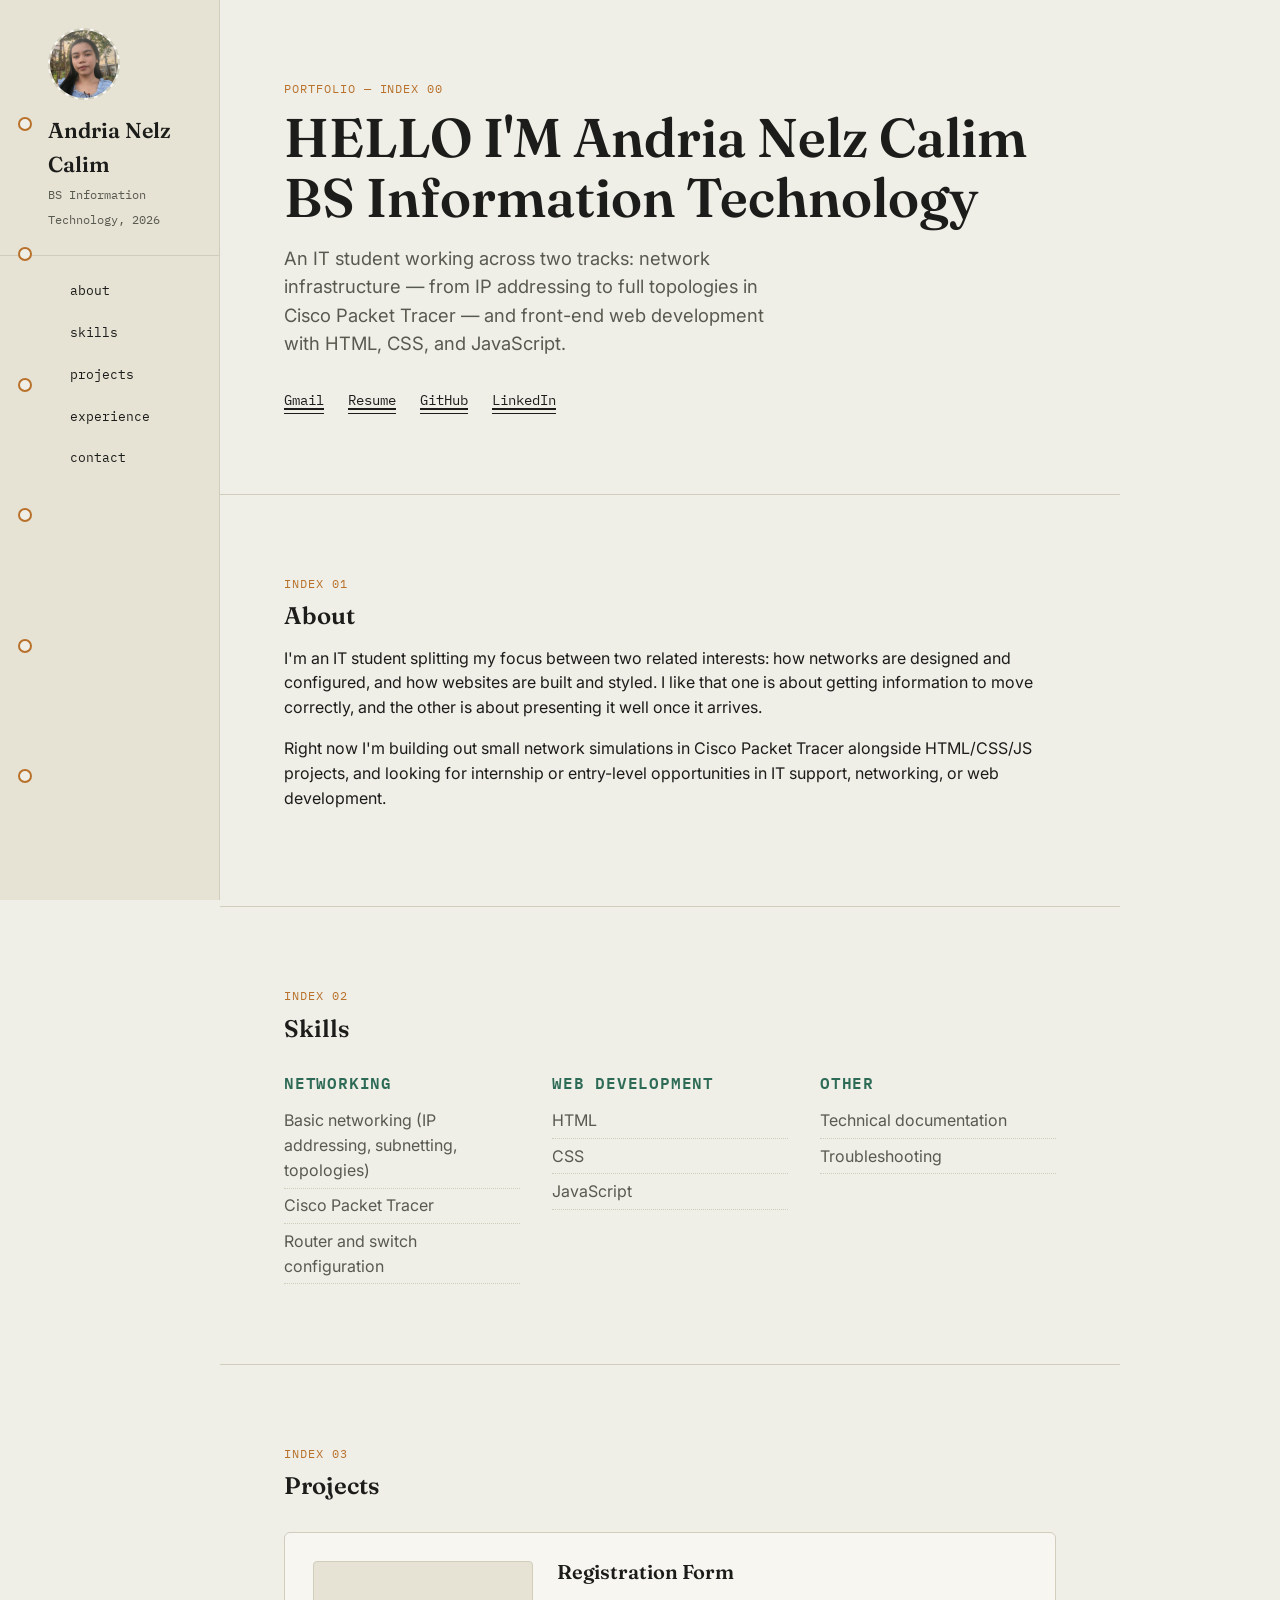
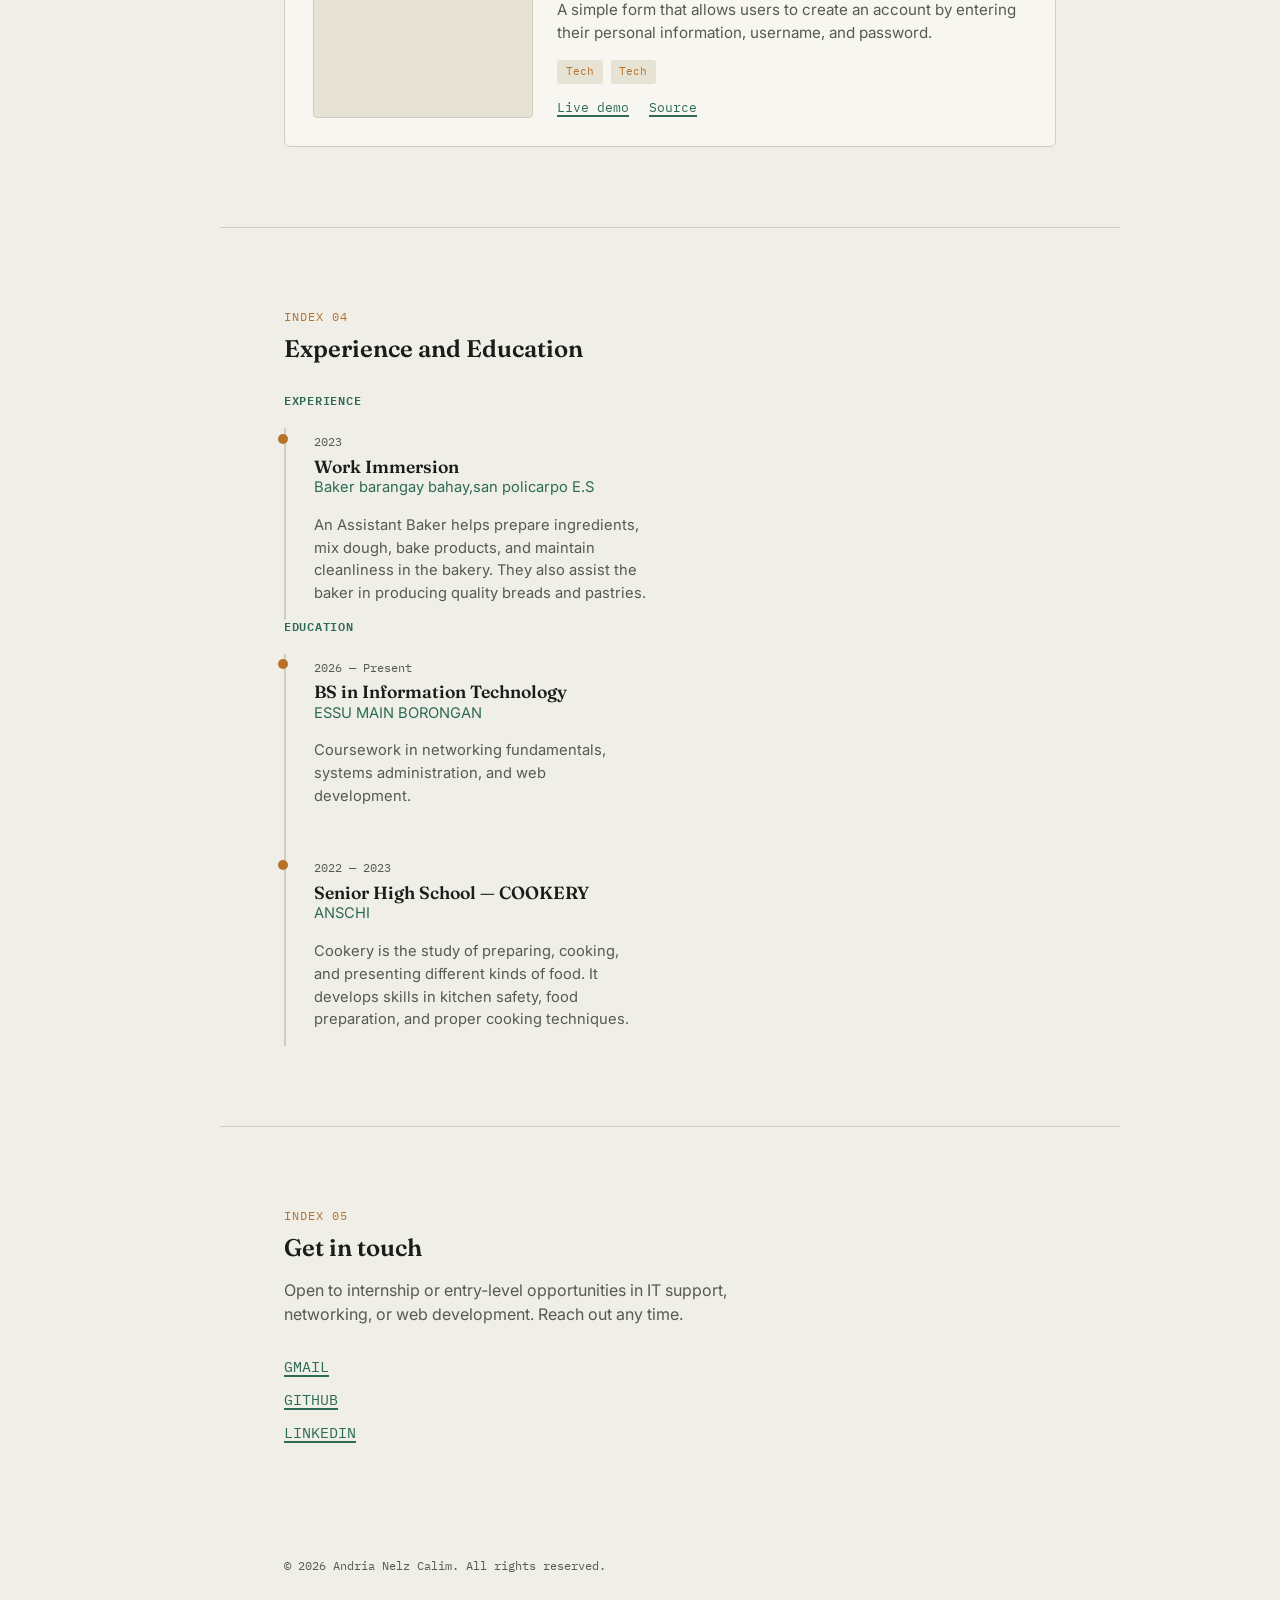
<file: index.html>
<!DOCTYPE html>
<html lang="en">
<head>
<meta charset="UTF-8">
<meta name="viewport" content="width=device-width, initial-scale=1.0">
<title>My Portfolio</title>
<meta name="description" content="Portfolio of a student working across networking fundamentals and web development.">

<link rel="preconnect" href="https://fonts.googleapis.com">
<link rel="preconnect" href="https://fonts.gstatic.com" crossorigin>
<link href="https://fonts.googleapis.com/css2?family=Fraunces:opsz,wght@9..144,400;9..144,500;9..144,600&family=Inter:wght@400;500;600&family=IBM+Plex+Mono:wght@400;500&display=swap" rel="stylesheet">

<link rel="stylesheet" href="style.css">
</head>
<body>

<a class="skip-link" href="#main">Skip to content</a>

<div class="layout">

  <header class="spine">
    <div class="rings" aria-hidden="true">
      <span class="ring"></span><span class="ring"></span><span class="ring"></span>
      <span class="ring"></span><span class="ring"></span><span class="ring"></span>
    </div>

    <div class="spine-id">
      <div class="avatar">
        <img src="image.png"> 
        
      </div>
      <div class="id-text">
        <span class="name">Andria Nelz Calim</span>
        <span class="role">BS Information Technology, 2026</span>
      </div>
    </div>

    <nav class="index" aria-label="Section navigation">
      <a class="tab" href="#about"><span class="code"></span> about</a>
      <a class="tab" href="#skills"><span class="code"></span> skills</a>
      <a class="tab" href="#projects"><span class="code"></span> projects</a>
      <a class="tab" href="#experience"><span class="code"></span> experience</a>
      <a class="tab" href="#contact"><span class="code"></span> contact</a>
    </nav>

    <div class="spine-footer">
    </div>
  </header>

  <main id="main">

    <section class="hero" id="hero">
      <span class="eyebrow">Portfolio — Index 00</span>
      <h1>HELLO I'M Andria Nelz Calim<br>BS Information Technology</h1>
      <p class="tagline">An IT student working across two tracks: network infrastructure — from IP addressing to full topologies in Cisco Packet Tracer — and front-end web development with HTML, CSS, and JavaScript.</p>
      <div class="hero-links">
        <a href="https://calimandria2gmail.com">Gmail</a>
        <a href="#">Resume</a>
        <a href="#">GitHub</a>
        <a href="#">LinkedIn</a>
      </div>
    </section>

    <section id="about">
      <span class="eyebrow">Index 01</span>
      <h2>About</h2>
      <p>I'm an IT student splitting my focus between two related interests: how networks are designed and configured, and how websites are built and styled. I like that one is about getting information to move correctly, and the other is about presenting it well once it arrives.</p>
      <p>Right now I'm building out small network simulations in Cisco Packet Tracer alongside HTML/CSS/JS projects, and looking for internship or entry-level opportunities in IT support, networking, or web development.</p>
    </section>

    <section id="skills">
      <span class="eyebrow">Index 02</span>
      <h2>Skills</h2>
      <div class="skill-groups">

        <div class="skill-group">
          <h3>Networking</h3>
          <ul>
            <li>Basic networking (IP addressing, subnetting, topologies)</li>
            <li>Cisco Packet Tracer</li>
            <li>Router and switch configuration</li>
          </ul>
        </div>

        <div class="skill-group">
          <h3>Web Development</h3>
          <ul>
            <li>HTML</li>
            <li>CSS</li>
            <li>JavaScript</li>
          </ul>
        </div>

        <div class="skill-group">
          <h3>Other</h3>
          <ul>
            <li>Technical documentation</li>
            <li>Troubleshooting</li>
          </ul>
        </div>

      </div>
    </section>

    <section id="projects">
      <span class="eyebrow">Index 03</span>
      <h2>Projects</h2>
      <div class="project-grid">

        <article class="project-card">
          <div class="thumb"></div>
          <div>
            <h3>Registration Form</h3>
            <p class="desc">A simple form that allows users to create an account by entering their personal information,
            username, and password.</p>
            <div class="tags">
              <span class="tag">Tech</span>
              <span class="tag">Tech</span>
            </div>
            <div class="project-links">
              <a href="#">Live demo</a>
              <a href="#">Source</a>
            </div>
          </div>
        </article>

      </div>
    </section>

    <section id="experience">
      <span class="eyebrow">Index 04</span>
      <h2>Experience and Education</h2>
      <div class="timeline-columns">

        <div class="timeline-column">
          <h3 class="col-title">Experience</h3>
          <div class="timeline">

            <div class="timeline-item">
              <span class="when">2023 </span>
              <h3>Work Immersion</h3>
              <div class="where">Baker barangay bahay,san policarpo E.S</div>
              <p>An Assistant Baker helps prepare ingredients, mix dough, bake products, and maintain cleanliness in the bakery.
                They also assist the baker in producing quality breads and pastries.
              </p>
            </div>

        </div>

        
          <h3 class="col-title">Education</h3>
          <div class="timeline">

            <div class="timeline-item">
              <span class="when">2026 — Present</span>
              <h3>BS in Information Technology</h3>
              <div class="where">ESSU MAIN BORONGAN
              </div>
              <p>Coursework in networking fundamentals, systems administration, and web development.</p>
            </div>

            <div class="timeline-item">
              <span class="when">2022 — 2023</span>
              <h3>Senior High School — COOKERY</h3>
              <div class="where">ANSCHI</div>
              <p>Cookery is the study of preparing, cooking, and presenting different kinds of food.
                 It develops skills in kitchen safety, food preparation, and proper cooking techniques.
             </p>
            </div>

          </div>
        </div>

      </div>
    </section>

    <section class="contact" id="contact">
      <span class="eyebrow">Index 05</span>
      <h2>Get in touch</h2>
      <p>Open to internship or entry-level opportunities in IT support, networking, or web development. Reach out any time.</p>
      <div class="contact-methods">
        <a href="https://calimandria2gmail.com">GMAIL</a>
        <a href="https://Andria25-droid">GITHUB</a>
        <a href="https://linkedin.com/in/Andria Calim">LINKEDIN</a>
      </div>
    </section>

    <footer class="sign-off">
      © 2026 Andria Nelz Calim. All rights reserved.
    </footer>

  </main>
</div>

</body>
</html>
</file>
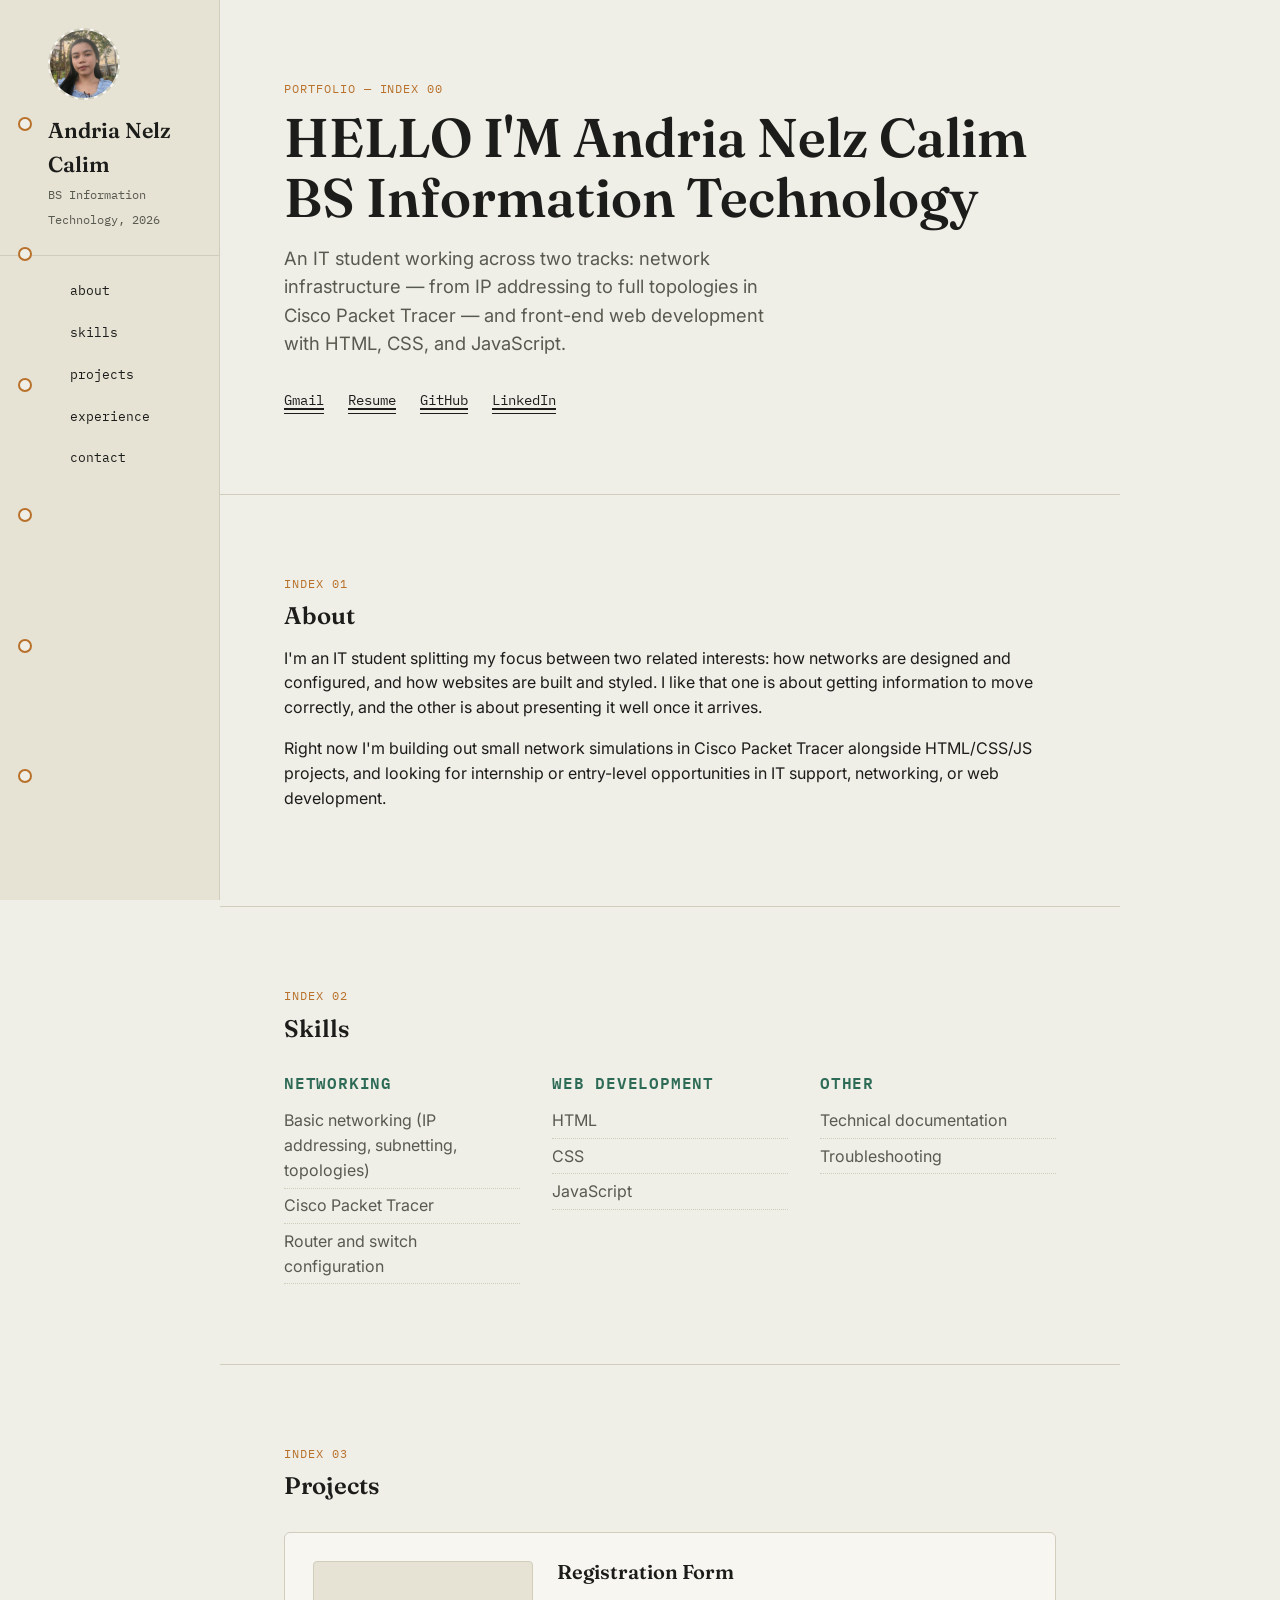
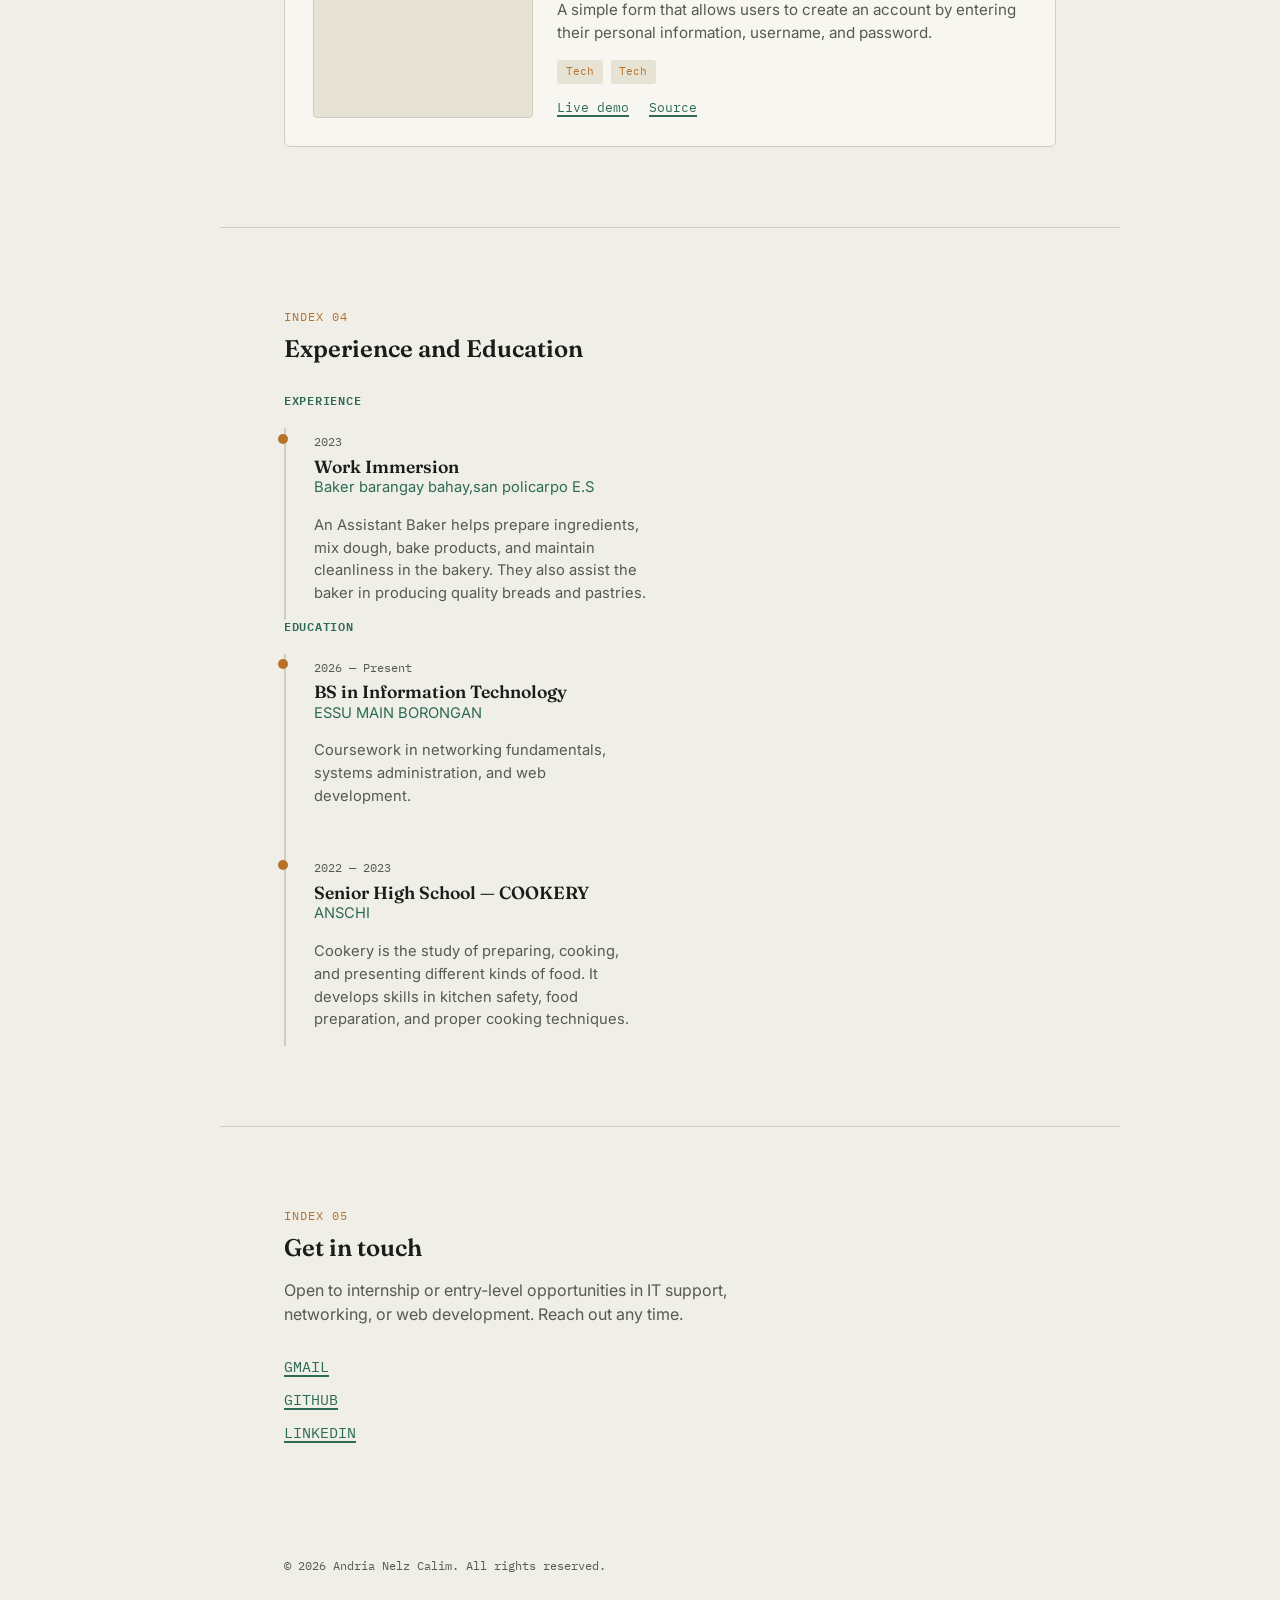
<file: index.html.html>
<!DOCTYPE html>
<html lang="en">
<head>
<meta charset="UTF-8">
<meta name="viewport" content="width=device-width, initial-scale=1.0">
<title>My Portfolio</title>
<meta name="description" content="Portfolio of a student working across networking fundamentals and web development.">

<link rel="preconnect" href="https://fonts.googleapis.com">
<link rel="preconnect" href="https://fonts.gstatic.com" crossorigin>
<link href="https://fonts.googleapis.com/css2?family=Fraunces:opsz,wght@9..144,400;9..144,500;9..144,600&family=Inter:wght@400;500;600&family=IBM+Plex+Mono:wght@400;500&display=swap" rel="stylesheet">

<link rel="stylesheet" href="style.css">
</head>
<body>

<a class="skip-link" href="#main">Skip to content</a>

<div class="layout">

  <header class="spine">
    <div class="rings" aria-hidden="true">
      <span class="ring"></span><span class="ring"></span><span class="ring"></span>
      <span class="ring"></span><span class="ring"></span><span class="ring"></span>
    </div>

    <div class="spine-id">
      <div class="avatar">
        <img src="image.png"> 
        
      </div>
      <div class="id-text">
        <span class="name">Andria Nelz Calim</span>
        <span class="role">BS Information Technology, 2026</span>
      </div>
    </div>

    <nav class="index" aria-label="Section navigation">
      <a class="tab" href="#about"><span class="code"></span> about</a>
      <a class="tab" href="#skills"><span class="code"></span> skills</a>
      <a class="tab" href="#projects"><span class="code"></span> projects</a>
      <a class="tab" href="#experience"><span class="code"></span> experience</a>
      <a class="tab" href="#contact"><span class="code"></span> contact</a>
    </nav>

    <div class="spine-footer">
    </div>
  </header>

  <main id="main">

    <section class="hero" id="hero">
      <span class="eyebrow">Portfolio — Index 00</span>
      <h1>HELLO I'M Andria Nelz Calim<br>BS Information Technology</h1>
      <p class="tagline">An IT student working across two tracks: network infrastructure — from IP addressing to full topologies in Cisco Packet Tracer — and front-end web development with HTML, CSS, and JavaScript.</p>
      <div class="hero-links">
        <a href="https://calimandria2gmail.com">Gmail</a>
        <a href="#">Resume</a>
        <a href="#">GitHub</a>
        <a href="#">LinkedIn</a>
      </div>
    </section>

    <section id="about">
      <span class="eyebrow">Index 01</span>
      <h2>About</h2>
      <p>I'm an IT student splitting my focus between two related interests: how networks are designed and configured, and how websites are built and styled. I like that one is about getting information to move correctly, and the other is about presenting it well once it arrives.</p>
      <p>Right now I'm building out small network simulations in Cisco Packet Tracer alongside HTML/CSS/JS projects, and looking for internship or entry-level opportunities in IT support, networking, or web development.</p>
    </section>

    <section id="skills">
      <span class="eyebrow">Index 02</span>
      <h2>Skills</h2>
      <div class="skill-groups">

        <div class="skill-group">
          <h3>Networking</h3>
          <ul>
            <li>Basic networking (IP addressing, subnetting, topologies)</li>
            <li>Cisco Packet Tracer</li>
            <li>Router and switch configuration</li>
          </ul>
        </div>

        <div class="skill-group">
          <h3>Web Development</h3>
          <ul>
            <li>HTML</li>
            <li>CSS</li>
            <li>JavaScript</li>
          </ul>
        </div>

        <div class="skill-group">
          <h3>Other</h3>
          <ul>
            <li>Technical documentation</li>
            <li>Troubleshooting</li>
          </ul>
        </div>

      </div>
    </section>

    <section id="projects">
      <span class="eyebrow">Index 03</span>
      <h2>Projects</h2>
      <div class="project-grid">

        <article class="project-card">
          <div class="thumb"></div>
          <div>
            <h3>Registration Form</h3>
            <p class="desc">A simple form that allows users to create an account by entering their personal information,
            username, and password.</p>
            <div class="tags">
              <span class="tag">Tech</span>
              <span class="tag">Tech</span>
            </div>
            <div class="project-links">
              <a href="#">Live demo</a>
              <a href="#">Source</a>
            </div>
          </div>
        </article>

      </div>
    </section>

    <section id="experience">
      <span class="eyebrow">Index 04</span>
      <h2>Experience and Education</h2>
      <div class="timeline-columns">

        <div class="timeline-column">
          <h3 class="col-title">Experience</h3>
          <div class="timeline">

            <div class="timeline-item">
              <span class="when">2023 </span>
              <h3>Work Immersion</h3>
              <div class="where">Baker barangay bahay,san policarpo E.S</div>
              <p>An Assistant Baker helps prepare ingredients, mix dough, bake products, and maintain cleanliness in the bakery.
                They also assist the baker in producing quality breads and pastries.
              </p>
            </div>

        </div>

        
          <h3 class="col-title">Education</h3>
          <div class="timeline">

            <div class="timeline-item">
              <span class="when">2026 — Present</span>
              <h3>BS in Information Technology</h3>
              <div class="where">ESSU MAIN BORONGAN
              </div>
              <p>Coursework in networking fundamentals, systems administration, and web development.</p>
            </div>

            <div class="timeline-item">
              <span class="when">2022 — 2023</span>
              <h3>Senior High School — COOKERY</h3>
              <div class="where">ANSCHI</div>
              <p>Cookery is the study of preparing, cooking, and presenting different kinds of food.
                 It develops skills in kitchen safety, food preparation, and proper cooking techniques.
             </p>
            </div>

          </div>
        </div>

      </div>
    </section>

    <section class="contact" id="contact">
      <span class="eyebrow">Index 05</span>
      <h2>Get in touch</h2>
      <p>Open to internship or entry-level opportunities in IT support, networking, or web development. Reach out any time.</p>
      <div class="contact-methods">
        <a href="https://calimandria2gmail.com">GMAIL</a>
        <a href="https://Andria25-droid">GITHUB</a>
        <a href="https://linkedin.com/in/Andria Calim">LINKEDIN</a>
      </div>
    </section>

    <footer class="sign-off">
      © 2026 Andria Nelz Calim. All rights reserved.
    </footer>

  </main>
</div>

</body>
</html>
</file>
<file: style.css>
:root {
    --paper: #efeee7;
    --paper-alt: #e6e2d4;
    --ink: #1c1d1a;
    --ink-soft: #58594f;
    --accent: #2e6b57;
    --accent-warm: #b8712a;
    --rule: #d1cdbd;
    --card: #f7f6f1;

    --font-display: "Fraunces", Georgia, serif;
    --font-body: "Inter", -apple-system, sans-serif;
    --font-mono: "IBM Plex Mono", ui-monospace, monospace;

    --spine-width: 220px;
  }

  * { box-sizing: border-box; }
  html { scroll-behavior: smooth; }
  @media (prefers-reduced-motion: reduce) {
    html { scroll-behavior: auto; }
    * { animation-duration: 0.001ms !important; transition-duration: 0.001ms !important; }
  }

  body {
    margin: 0;
    background: var(--paper);
    color: var(--ink);
    font-family: var(--font-body);
    line-height: 1.55;
  }

  a { color: var(--accent); text-decoration-thickness: 1.5px; text-underline-offset: 3px; }
  a:focus-visible, button:focus-visible, .tab:focus-visible {
    outline: 2.5px solid var(--accent-warm);
    outline-offset: 3px;
  }

  .skip-link {
    position: absolute; left: -999px; top: 0;
    background: var(--ink); color: var(--paper);
    padding: 0.75rem 1.25rem; z-index: 100;
    font-family: var(--font-mono); font-size: 0.85rem;
  }
  .skip-link:focus { left: 1rem; top: 1rem; }

  h1, h2, h3 { font-family: var(--font-display); font-weight: 600; line-height: 1.1; margin: 0; }

  .eyebrow {
    font-family: var(--font-mono);
    font-size: 0.75rem;
    letter-spacing: 0.08em;
    text-transform: uppercase;
    color: var(--accent-warm);
    display: block;
    margin-bottom: 0.6rem;
  }

  .layout {
    display: grid;
    grid-template-columns: var(--spine-width) 1fr;
    min-height: 100vh;
  }

  .spine {
    background: var(--paper-alt);
    border-right: 1px solid var(--rule);
    position: sticky;
    top: 0;
    height: 100vh;
    display: flex;
    flex-direction: column;
    padding: 1.75rem 0;
  }

  .rings {
    position: absolute;
    left: 18px;
    top: 0;
    bottom: 0;
    width: 14px;
    display: flex;
    flex-direction: column;
    justify-content: space-evenly;
    pointer-events: none;
  }
  .ring {
    width: 14px; height: 14px;
    border-radius: 50%;
    background: var(--paper);
    border: 2px solid var(--accent-warm);
  }

  .spine-id {
    padding: 0 1.5rem 1.5rem 3rem;
    border-bottom: 1px solid var(--rule);
    margin-bottom: 1rem;
  }
  .avatar {
    width: 72px; height: 72px;
    border-radius: 50%;
    background: var(--card);
    border: 2px dashed var(--rule);
    display: flex; align-items: center; justify-content: center;
    margin-bottom: 0.9rem;
    font-family: var(--font-mono);
    font-size: 0.65rem;
    color: var(--ink-soft);
    text-align: center;
    line-height: 1.3;
    overflow: hidden;
  }
  .avatar img { width: 100%; height: 100%; object-fit: cover; }
  .spine-id .name {
    font-family: var(--font-display);
    font-size: 1.35rem;
    font-weight: 600;
    display: block;
  }
  .spine-id .role {
    font-family: var(--font-mono);
    font-size: 0.75rem;
    color: var(--ink-soft);
  }

  nav.index { padding-left: 3rem; padding-right: 1rem; display: flex; flex-direction: column; gap: 0.25rem; }
  .tab {
    font-family: var(--font-mono);
    font-size: 0.82rem;
    color: var(--ink);
    text-decoration: none;
    padding: 0.55rem 0.75rem;
    border-radius: 3px 0 0 3px;
    display: flex;
    gap: 0.6rem;
  }
  .tab:hover { background: var(--card); }
  .tab .code { color: var(--accent-warm); }

  .spine-footer {
    margin-top: auto;
    padding: 1.5rem 1.5rem 0 3rem;
    font-family: var(--font-mono);
    font-size: 0.72rem;
    color: var(--ink-soft);
  }

  @media (max-width: 780px) {
    .layout { grid-template-columns: 1fr; }
    .spine {
      position: static; height: auto; flex-direction: row;
      align-items: center; padding: 1rem; overflow-x: auto;
    }
    .rings { display: none; }
    .spine-id { border-bottom: none; border-right: 1px solid var(--rule); padding: 0 1rem; margin: 0; flex-shrink: 0; display: flex; align-items: center; gap: 0.75rem; }
    .avatar { width: 44px; height: 44px; margin-bottom: 0; font-size: 0.5rem; flex-shrink: 0; }
    nav.index { flex-direction: row; padding: 0 0 0 1rem; }
    .spine-footer { display: none; }
  }

  main { min-width: 0; }

  section {
    padding: 5rem 4rem;
    border-bottom: 1px solid var(--rule);
    max-width: 900px;
  }
  @media (max-width: 780px) { section { padding: 3rem 1.5rem; } }

  .hero h1 { font-size: clamp(2.2rem, 5vw, 3.4rem); }
  .hero .tagline {
    font-size: 1.15rem;
    color: var(--ink-soft);
    max-width: 42ch;
    margin-top: 1rem;
  }
  .hero-links {
    display: flex; gap: 1.5rem; flex-wrap: wrap;
    margin-top: 2rem;
    font-family: var(--font-mono);
    font-size: 0.85rem;
  }
  .hero-links a { color: var(--ink); border-bottom: 1px solid var(--ink); padding-bottom: 2px; }
  .hero-links a:hover { color: var(--accent); border-color: var(--accent); }

  .about p { max-width: 65ch; color: var(--ink-soft); }
  .about p + p { margin-top: 1rem; }

  .skill-groups { display: grid; grid-template-columns: repeat(auto-fit, minmax(200px, 1fr)); gap: 2rem; margin-top: 2rem; }
  .skill-group h3 { font-size: 1rem; font-family: var(--font-mono); text-transform: uppercase; letter-spacing: 0.05em; color: var(--accent); margin-bottom: 0.75rem; }
  .skill-group ul { list-style: none; padding: 0; margin: 0; color: var(--ink-soft); }
  .skill-group li { padding: 0.3rem 0; border-bottom: 1px dotted var(--rule); }

  .project-grid { display: grid; gap: 1.75rem; margin-top: 2rem; }
  .project-card {
    background: var(--card);
    border: 1px solid var(--rule);
    border-radius: 6px;
    padding: 1.75rem;
    display: grid;
    grid-template-columns: 220px 1fr;
    gap: 1.5rem;
  }
  @media (max-width: 640px) { .project-card { grid-template-columns: 1fr; } }
  .project-card .thumb {
    width: 100%; height: 100%; min-height: 140px;
    border-radius: 4px;
    border: 1px solid var(--rule);
    background: var(--paper-alt);
    display: flex; align-items: center; justify-content: center;
    font-family: var(--font-mono); font-size: 0.75rem; color: var(--ink-soft);
    text-align: center; padding: 0.5rem;
  }
  .project-card h3 { font-size: 1.25rem; margin-bottom: 0.4rem; }
  .project-card .desc { color: var(--ink-soft); font-size: 0.95rem; }
  .tags { display: flex; gap: 0.5rem; flex-wrap: wrap; margin: 0.85rem 0; }
  .tag {
    font-family: var(--font-mono); font-size: 0.7rem;
    background: var(--paper-alt); color: var(--accent-warm);
    padding: 0.2rem 0.55rem; border-radius: 3px;
  }
  .project-links { font-family: var(--font-mono); font-size: 0.82rem; display: flex; gap: 1.25rem; }

  .timeline-columns {
    margin-top: 2rem;
    display: grid;
    grid-template-columns: 1fr 1fr;
    gap: 3rem;
  }
  @media (max-width: 640px) { .timeline-columns { grid-template-columns: 1fr; gap: 2.5rem; } }
  .timeline-column h3.col-title {
    font-family: var(--font-mono);
    font-size: 0.78rem;
    text-transform: uppercase;
    letter-spacing: 0.06em;
    color: var(--accent);
    margin-bottom: 1.25rem;
  }
  .timeline { border-left: 2px solid var(--rule); padding-left: 1.75rem; display: flex; flex-direction: column; gap: 2rem; }
  .timeline-item { position: relative; }
  .timeline-item::before {
    content: ""; position: absolute; left: -2.28rem; top: 0.35rem;
    width: 10px; height: 10px; border-radius: 50%;
    background: var(--accent-warm);
  }
  .timeline-item .when { font-family: var(--font-mono); font-size: 0.78rem; color: var(--ink-soft); }
  .timeline-item h3 { font-size: 1.1rem; margin-top: 0.25rem; }
  .timeline-item .where { color: var(--accent); font-size: 0.92rem; margin-bottom: 0.4rem; }
  .timeline-item p { color: var(--ink-soft); font-size: 0.92rem; max-width: 60ch; }

  .contact { border-bottom: none; }
  .contact p { color: var(--ink-soft); max-width: 50ch; }
  .contact-methods { margin-top: 1.75rem; display: flex; flex-direction: column; gap: 0.6rem; font-family: var(--font-mono); font-size: 0.95rem; }
  footer.sign-off { padding: 2rem 4rem 3rem; font-family: var(--font-mono); font-size: 0.75rem; color: var(--ink-soft); }
  @media (max-width: 780px) { footer.sign-off { padding: 1.5rem; } }
</file>
